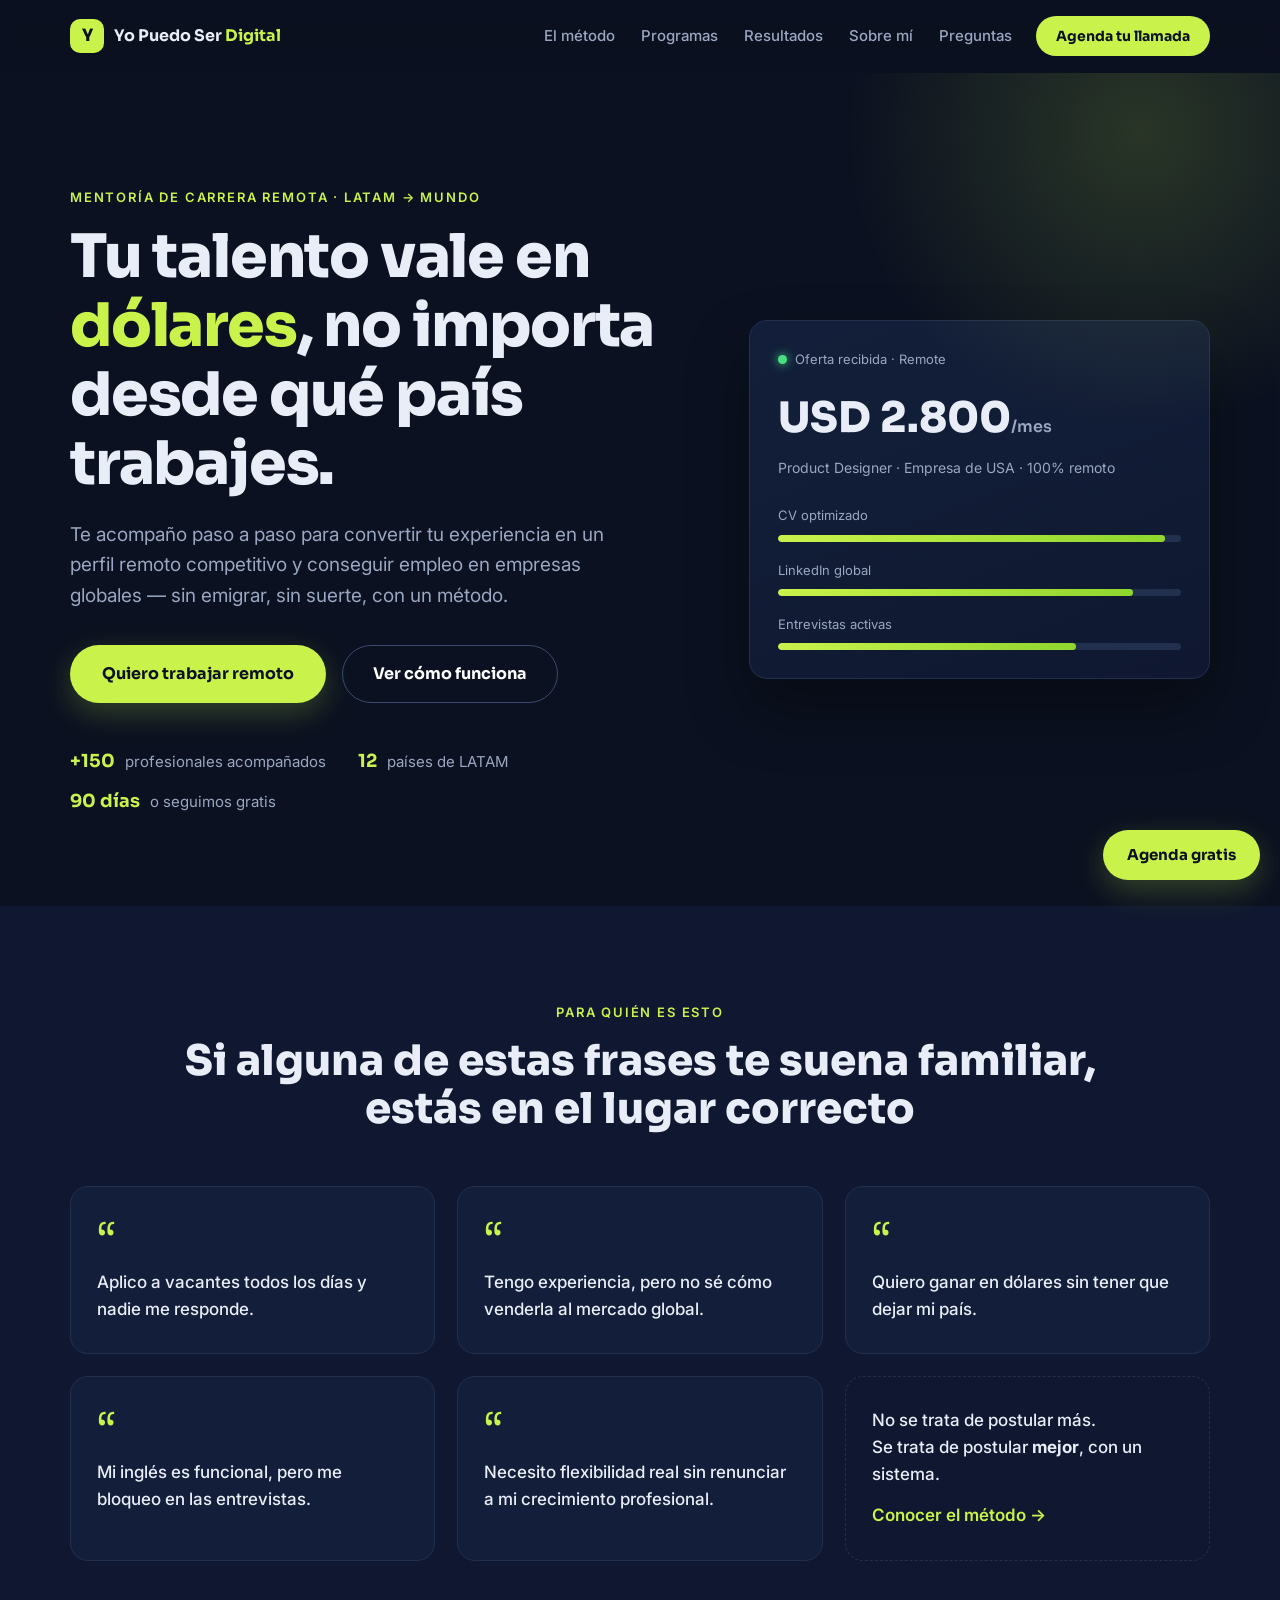
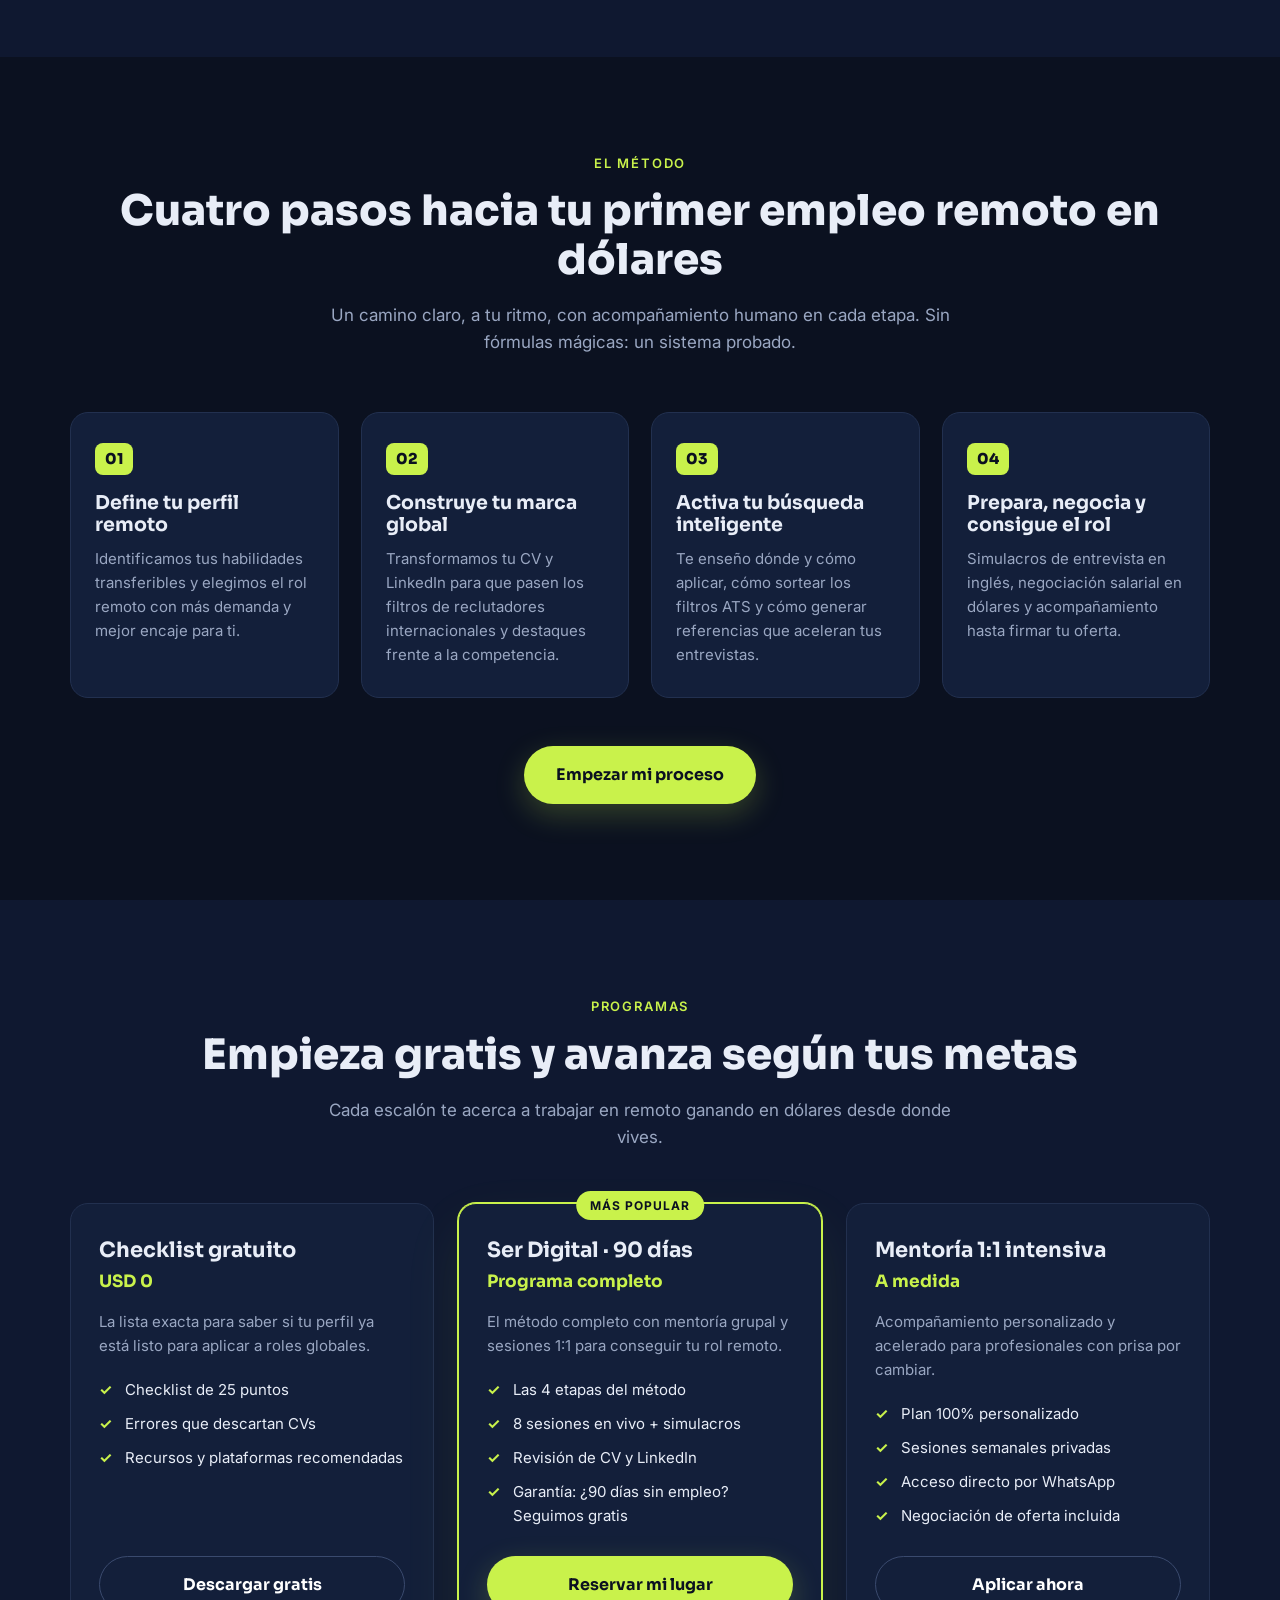
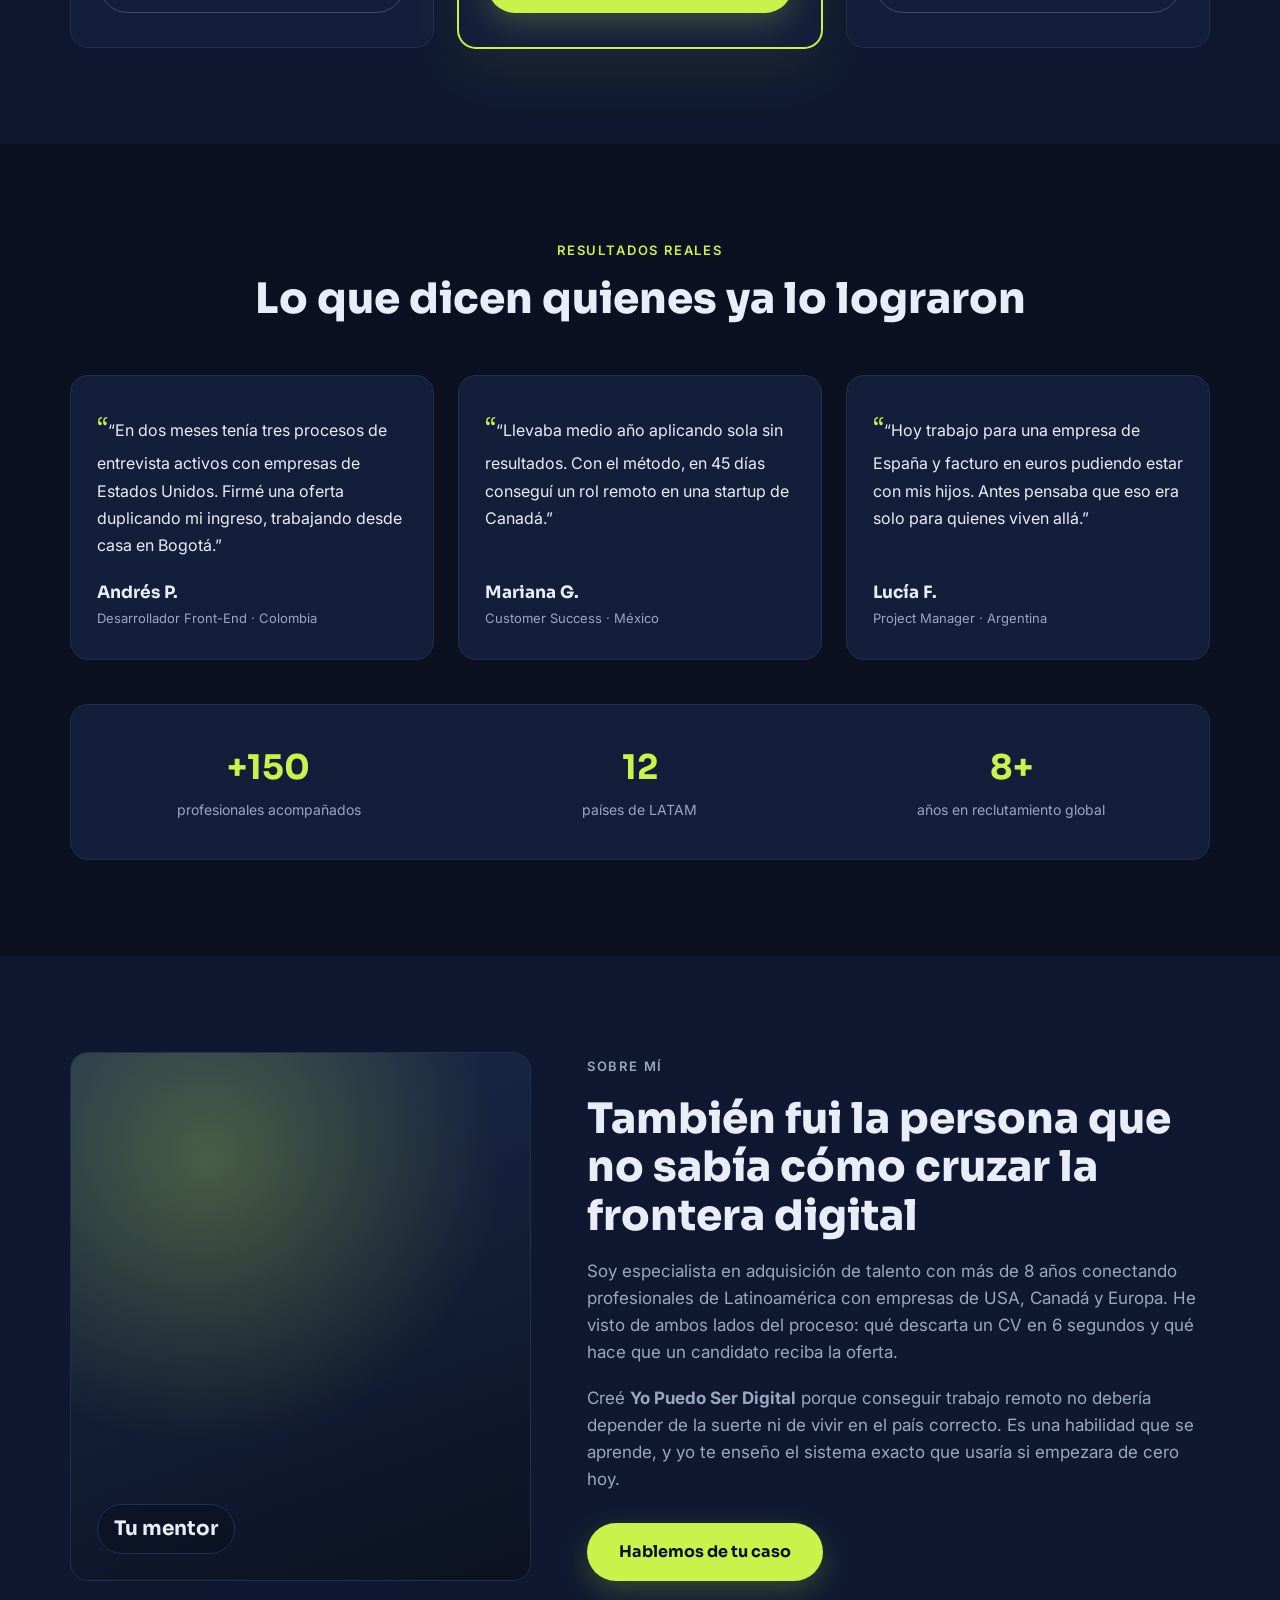
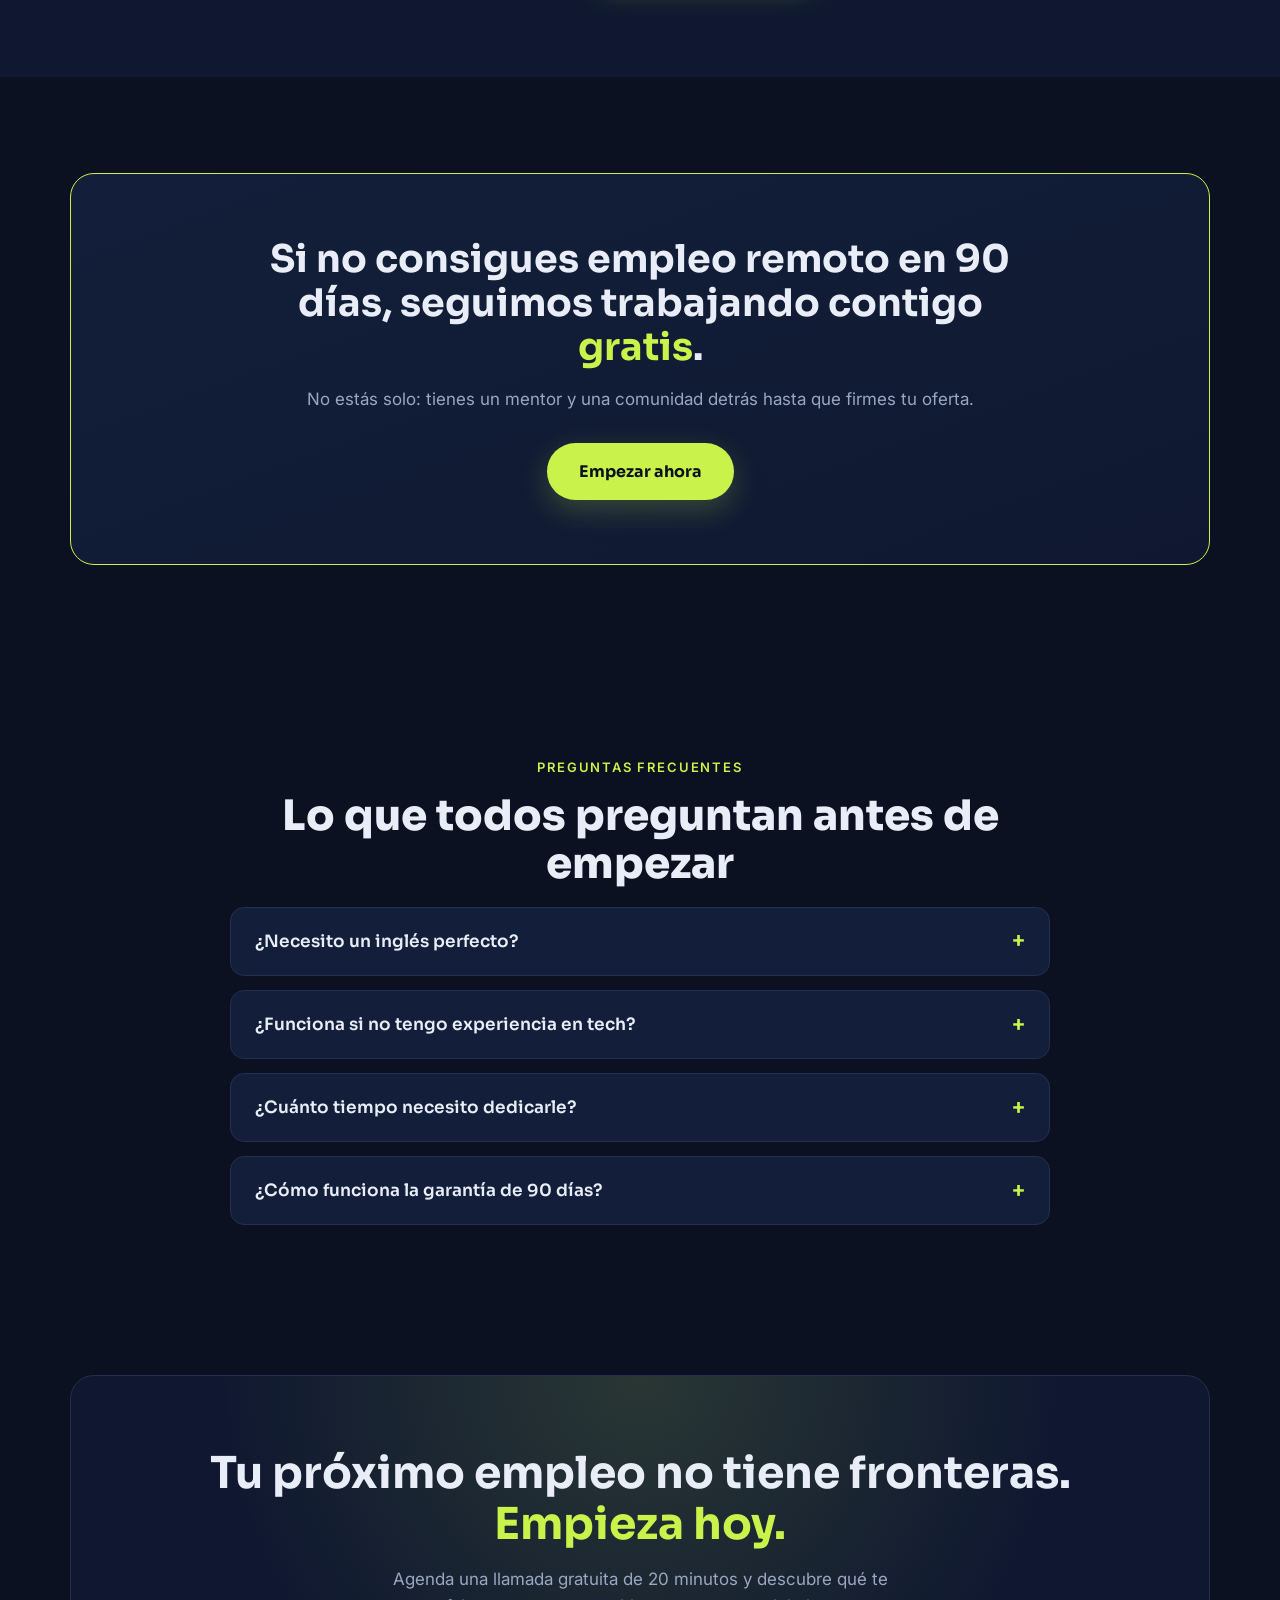
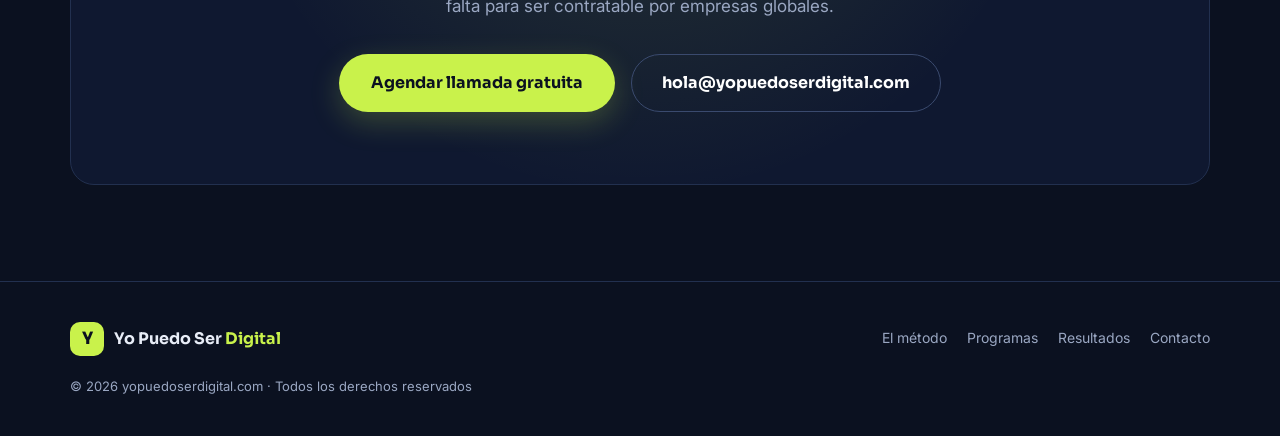
<file: index.html>
<!DOCTYPE html>
<html lang="es">
<head>
  <meta charset="UTF-8" />
  <meta name="viewport" content="width=device-width, initial-scale=1.0" />
  <title>Yo Puedo Ser Digital · Empleo remoto en dólares desde LATAM</title>
  <meta name="description" content="Ayudo a profesionales latinoamericanos a conseguir empleo remoto en empresas globales que pagan en dólares — sin emigrar, desde tu país." />
  <meta property="og:title" content="Yo Puedo Ser Digital · Tu carrera no tiene fronteras" />
  <meta property="og:description" content="Convierte tu experiencia en un perfil remoto global. Método probado, acompañamiento real, resultados en dólares." />
  <meta property="og:url" content="https://yopuedoserdigital.com/" />
  <meta property="og:type" content="website" />
  <link rel="icon" href="data:image/svg+xml,<svg xmlns='http://www.w3.org/2000/svg' viewBox='0 0 100 100'><rect width='100' height='100' rx='22' fill='%230b1120'/><text x='50' y='68' font-size='52' text-anchor='middle' fill='%23c9f24b' font-family='Arial' font-weight='bold'>Y</text></svg>" />
  <link rel="preconnect" href="https://fonts.googleapis.com" />
  <link rel="preconnect" href="https://fonts.gstatic.com" crossorigin />
  <link href="https://fonts.googleapis.com/css2?family=Sora:wght@400;600;700;800&family=Inter:wght@400;500;600&display=swap" rel="stylesheet" />
  <link rel="stylesheet" href="assets/css/styles.css" />
  <link rel="stylesheet" href="assets/css/cta-kit.css" />
</head>
<body>

  <!-- ===== Header ===== -->
  <header class="site-header" id="top">
    <div class="container header-inner">
      <a class="brand" href="#top">
        <span class="brand-mark">Y</span>
        <span class="brand-name">Yo Puedo Ser <em>Digital</em></span>
      </a>
      <nav class="main-nav" id="main-nav" aria-label="Navegación principal">
        <a href="#metodo">El método</a>
        <a href="#programas">Programas</a>
        <a href="#resultados">Resultados</a>
        <a href="#sobre-mi">Sobre mí</a>
        <a href="#faq">Preguntas</a>
      </nav>
      <a class="cta-header" href="#contacto">Agenda tu llamada</a>
      <button class="nav-toggle" id="nav-toggle" aria-label="Abrir menú" aria-expanded="false">
        <span></span><span></span><span></span>
      </button>
    </div>
  </header>

  <main>
    <!-- ===== Hero ===== -->
    <section class="hero">
      <div class="hero-glow" aria-hidden="true"></div>
      <div class="container hero-grid">
        <div class="hero-copy">
          <p class="eyebrow reveal">Mentoría de carrera remota · LATAM → Mundo</p>
          <h1 class="reveal">Tu talento vale en <span class="highlight">dólares</span>, no importa desde qué país trabajes.</h1>
          <p class="hero-sub reveal">Te acompaño paso a paso para convertir tu experiencia en un perfil remoto competitivo y conseguir empleo en empresas globales — sin emigrar, sin suerte, con un método.</p>
          <div class="cta-group reveal">
            <a class="cta-primary" href="#contacto">Quiero trabajar remoto</a>
            <a class="cta-secondary" href="#metodo">Ver cómo funciona</a>
          </div>
          <ul class="hero-proof reveal">
            <li><strong>+150</strong> profesionales acompañados</li>
            <li><strong>12</strong> países de LATAM</li>
            <li><strong>90 días</strong> o seguimos gratis</li>
          </ul>
        </div>
        <div class="hero-card reveal" aria-hidden="true">
          <div class="hero-card-inner">
            <div class="hc-row"><span class="hc-dot green"></span> Oferta recibida · Remote</div>
            <div class="hc-salary">USD 2.800<span>/mes</span></div>
            <div class="hc-meta">Product Designer · Empresa de USA · 100% remoto</div>
            <div class="hc-bars">
              <div class="hc-bar"><span>CV optimizado</span><i style="--w:96%"></i></div>
              <div class="hc-bar"><span>LinkedIn global</span><i style="--w:88%"></i></div>
              <div class="hc-bar"><span>Entrevistas activas</span><i style="--w:74%"></i></div>
            </div>
          </div>
        </div>
      </div>
    </section>

    <!-- ===== Pain points ===== -->
    <section class="section pain" id="dolor">
      <div class="container">
        <p class="eyebrow center reveal">Para quién es esto</p>
        <h2 class="section-title center reveal">Si alguna de estas frases te suena familiar,<br class="desktop-only" /> estás en el lugar correcto</h2>
        <div class="pain-grid">
          <article class="pain-card reveal">
            <span class="quote-mark">“</span>
            <p>Aplico a vacantes todos los días y nadie me responde.</p>
          </article>
          <article class="pain-card reveal">
            <span class="quote-mark">“</span>
            <p>Tengo experiencia, pero no sé cómo venderla al mercado global.</p>
          </article>
          <article class="pain-card reveal">
            <span class="quote-mark">“</span>
            <p>Quiero ganar en dólares sin tener que dejar mi país.</p>
          </article>
          <article class="pain-card reveal">
            <span class="quote-mark">“</span>
            <p>Mi inglés es funcional, pero me bloqueo en las entrevistas.</p>
          </article>
          <article class="pain-card reveal">
            <span class="quote-mark">“</span>
            <p>Necesito flexibilidad real sin renunciar a mi crecimiento profesional.</p>
          </article>
          <article class="pain-card pain-cta reveal">
            <p>No se trata de postular más.<br />Se trata de postular <strong>mejor</strong>, con un sistema.</p>
            <a class="cta-link" href="#metodo">Conocer el método →</a>
          </article>
        </div>
      </div>
    </section>

    <!-- ===== Método ===== -->
    <section class="section method" id="metodo">
      <div class="container">
        <p class="eyebrow center reveal">El método</p>
        <h2 class="section-title center reveal">Cuatro pasos hacia tu primer empleo remoto en dólares</h2>
        <p class="section-sub center reveal">Un camino claro, a tu ritmo, con acompañamiento humano en cada etapa. Sin fórmulas mágicas: un sistema probado.</p>
        <ol class="steps">
          <li class="step reveal">
            <span class="step-num">01</span>
            <h3>Define tu perfil remoto</h3>
            <p>Identificamos tus habilidades transferibles y elegimos el rol remoto con más demanda y mejor encaje para ti.</p>
          </li>
          <li class="step reveal">
            <span class="step-num">02</span>
            <h3>Construye tu marca global</h3>
            <p>Transformamos tu CV y LinkedIn para que pasen los filtros de reclutadores internacionales y destaques frente a la competencia.</p>
          </li>
          <li class="step reveal">
            <span class="step-num">03</span>
            <h3>Activa tu búsqueda inteligente</h3>
            <p>Te enseño dónde y cómo aplicar, cómo sortear los filtros ATS y cómo generar referencias que aceleran tus entrevistas.</p>
          </li>
          <li class="step reveal">
            <span class="step-num">04</span>
            <h3>Prepara, negocia y consigue el rol</h3>
            <p>Simulacros de entrevista en inglés, negociación salarial en dólares y acompañamiento hasta firmar tu oferta.</p>
          </li>
        </ol>
        <div class="center reveal">
          <a class="cta-primary" href="#contacto">Empezar mi proceso</a>
        </div>
      </div>
    </section>

    <!-- ===== Programas ===== -->
    <section class="section programs" id="programas">
      <div class="container">
        <p class="eyebrow center reveal">Programas</p>
        <h2 class="section-title center reveal">Empieza gratis y avanza según tus metas</h2>
        <p class="section-sub center reveal">Cada escalón te acerca a trabajar en remoto ganando en dólares desde donde vives.</p>
        <div class="program-grid">
          <article class="program-card reveal">
            <h3>Checklist gratuito</h3>
            <p class="program-price">USD 0</p>
            <p class="program-desc">La lista exacta para saber si tu perfil ya está listo para aplicar a roles globales.</p>
            <ul>
              <li>Checklist de 25 puntos</li>
              <li>Errores que descartan CVs</li>
              <li>Recursos y plataformas recomendadas</li>
            </ul>
            <a class="cta-secondary" href="#contacto">Descargar gratis</a>
          </article>
          <article class="program-card featured reveal">
            <p class="badge">Más popular</p>
            <h3>Ser Digital · 90 días</h3>
            <p class="program-price">Programa completo</p>
            <p class="program-desc">El método completo con mentoría grupal y sesiones 1:1 para conseguir tu rol remoto.</p>
            <ul>
              <li>Las 4 etapas del método</li>
              <li>8 sesiones en vivo + simulacros</li>
              <li>Revisión de CV y LinkedIn</li>
              <li>Garantía: ¿90 días sin empleo? Seguimos gratis</li>
            </ul>
            <a class="cta-primary" href="#contacto">Reservar mi lugar</a>
          </article>
          <article class="program-card reveal">
            <h3>Mentoría 1:1 intensiva</h3>
            <p class="program-price">A medida</p>
            <p class="program-desc">Acompañamiento personalizado y acelerado para profesionales con prisa por cambiar.</p>
            <ul>
              <li>Plan 100% personalizado</li>
              <li>Sesiones semanales privadas</li>
              <li>Acceso directo por WhatsApp</li>
              <li>Negociación de oferta incluida</li>
            </ul>
            <a class="cta-secondary" href="#contacto">Aplicar ahora</a>
          </article>
        </div>
      </div>
    </section>

    <!-- ===== Resultados / Testimonios ===== -->
    <section class="section results" id="resultados">
      <div class="container">
        <p class="eyebrow center reveal">Resultados reales</p>
        <h2 class="section-title center reveal">Lo que dicen quienes ya lo lograron</h2>
        <div class="testimonial-grid">
          <figure class="testimonial reveal">
            <blockquote>“En dos meses tenía tres procesos de entrevista activos con empresas de Estados Unidos. Firmé una oferta duplicando mi ingreso, trabajando desde casa en Bogotá.”</blockquote>
            <figcaption><strong>Andrés P.</strong><span>Desarrollador Front-End · Colombia</span></figcaption>
          </figure>
          <figure class="testimonial reveal">
            <blockquote>“Llevaba medio año aplicando sola sin resultados. Con el método, en 45 días conseguí un rol remoto en una startup de Canadá.”</blockquote>
            <figcaption><strong>Mariana G.</strong><span>Customer Success · México</span></figcaption>
          </figure>
          <figure class="testimonial reveal">
            <blockquote>“Hoy trabajo para una empresa de España y facturo en euros pudiendo estar con mis hijos. Antes pensaba que eso era solo para quienes viven allá.”</blockquote>
            <figcaption><strong>Lucía F.</strong><span>Project Manager · Argentina</span></figcaption>
          </figure>
        </div>
        <div class="stats-strip reveal">
          <div><strong>+150</strong><span>profesionales acompañados</span></div>
          <div><strong>12</strong><span>países de LATAM</span></div>
          <div><strong>8+</strong><span>años en reclutamiento global</span></div>
        </div>
      </div>
    </section>

    <!-- ===== Sobre mí ===== -->
    <section class="section about" id="sobre-mi">
      <div class="container about-grid">
        <div class="about-photo reveal" aria-hidden="true">
          <div class="about-photo-inner">
            <span>Tu mentor</span>
          </div>
        </div>
        <div class="about-copy">
          <p class="eyebrow reveal">Sobre mí</p>
          <h2 class="section-title reveal">También fui la persona que no sabía cómo cruzar la frontera digital</h2>
          <p class="reveal">Soy especialista en adquisición de talento con más de 8 años conectando profesionales de Latinoamérica con empresas de USA, Canadá y Europa. He visto de ambos lados del proceso: qué descarta un CV en 6 segundos y qué hace que un candidato reciba la oferta.</p>
          <p class="reveal">Creé <strong>Yo Puedo Ser Digital</strong> porque conseguir trabajo remoto no debería depender de la suerte ni de vivir en el país correcto. Es una habilidad que se aprende, y yo te enseño el sistema exacto que usaría si empezara de cero hoy.</p>
          <a class="cta-primary reveal" href="#contacto">Hablemos de tu caso</a>
        </div>
      </div>
    </section>

    <!-- ===== Garantía ===== -->
    <section class="section guarantee">
      <div class="container guarantee-box reveal">
        <h2>Si no consigues empleo remoto en 90 días, seguimos trabajando contigo <span class="highlight">gratis</span>.</h2>
        <p>No estás solo: tienes un mentor y una comunidad detrás hasta que firmes tu oferta.</p>
        <a class="cta-primary" href="#contacto">Empezar ahora</a>
      </div>
    </section>

    <!-- ===== FAQ ===== -->
    <section class="section faq" id="faq">
      <div class="container narrow">
        <p class="eyebrow center reveal">Preguntas frecuentes</p>
        <h2 class="section-title center reveal">Lo que todos preguntan antes de empezar</h2>
        <details class="reveal">
          <summary>¿Necesito un inglés perfecto?</summary>
          <p>No. Necesitas un inglés funcional para entrevistas y trabajo diario. Te preparamos con simulacros reales para que ganes confianza y fluidez profesional.</p>
        </details>
        <details class="reveal">
          <summary>¿Funciona si no tengo experiencia en tech?</summary>
          <p>Sí. Gran parte de los roles remotos globales son operativos, de soporte, ventas, marketing, diseño, gestión de proyectos y más. Lo importante es saber transferir tu experiencia.</p>
        </details>
        <details class="reveal">
          <summary>¿Cuánto tiempo necesito dedicarle?</summary>
          <p>Entre 5 y 8 horas semanales es suficiente si sigues el sistema. El programa está diseñado para personas que trabajan o estudian mientras buscan.</p>
        </details>
        <details class="reveal">
          <summary>¿Cómo funciona la garantía de 90 días?</summary>
          <p>Siguiendo el método completo y sin resultado en 90 días, continuamos el acompañamiento sin costo adicional hasta que consigas tu rol remoto.</p>
        </details>
      </div>
    </section>

    <!-- ===== CTA final / Contacto ===== -->
    <section class="section final-cta" id="contacto">
      <div class="container">
        <div class="final-cta-box reveal">
          <h2>Tu próximo empleo no tiene fronteras.<br /><span class="highlight">Empieza hoy.</span></h2>
          <p>Agenda una llamada gratuita de 20 minutos y descubre qué te falta para ser contratable por empresas globales.</p>
          <div class="cta-group center-group">
            <a class="cta-primary" href="https://wa.me/000000000000?text=Hola%2C%20quiero%20trabajar%20remoto%20en%20d%C3%B3lares" target="_blank" rel="noopener">Agendar llamada gratuita</a>
            <a class="cta-secondary" href="mailto:hola@yopuedoserdigital.com">hola@yopuedoserdigital.com</a>
          </div>
        </div>
      </div>
    </section>
  </main>

  <!-- ===== Footer ===== -->
  <footer class="site-footer">
    <div class="container footer-inner">
      <a class="brand" href="#top">
        <span class="brand-mark">Y</span>
        <span class="brand-name">Yo Puedo Ser <em>Digital</em></span>
      </a>
      <nav aria-label="Navegación del pie">
        <a href="#metodo">El método</a>
        <a href="#programas">Programas</a>
        <a href="#resultados">Resultados</a>
        <a href="#contacto">Contacto</a>
      </nav>
      <p class="copyright">© <span id="year"></span> yopuedoserdigital.com · Todos los derechos reservados</p>
    </div>
  </footer>

  <a class="cta-primary cta-floating" href="#contacto">Agenda gratis</a>

  <script src="assets/js/main.js"></script>
</body>
</html>
</file>
<file: assets/css/styles.css>
/* ============================================================
   Yo Puedo Ser Digital — main styles
   Dark, modern, conversion-focused landing page
   ============================================================ */

:root {
  --bg: #0b1120;
  --bg-soft: #0f1830;
  --card: #131f3a;
  --card-border: #22304f;
  --text: #e8edf7;
  --text-muted: #9aa7c2;
  --accent: #c9f24b;
  --accent-ink: #0b1120;
  --radius: 18px;
  --font-display: "Sora", sans-serif;
  --font-body: "Inter", sans-serif;
}

* { margin: 0; padding: 0; box-sizing: border-box; }

html { scroll-behavior: smooth; }

body {
  background: var(--bg);
  color: var(--text);
  font-family: var(--font-body);
  font-size: 17px;
  line-height: 1.6;
  -webkit-font-smoothing: antialiased;
  overflow-x: hidden;
}

h1, h2, h3 { font-family: var(--font-display); line-height: 1.15; }

a { color: inherit; }

.container { width: min(1140px, 92%); margin-inline: auto; }
.container.narrow { width: min(820px, 92%); }

.highlight { color: var(--accent); }

.center { text-align: center; }
.center-group { justify-content: center; }
.desktop-only { display: none; }
@media (min-width: 860px) { .desktop-only { display: inline; } }

/* ---------- Eyebrow / titles ---------- */
.eyebrow {
  display: inline-block;
  font-size: 13px;
  font-weight: 600;
  letter-spacing: 0.14em;
  text-transform: uppercase;
  color: var(--accent);
  margin-bottom: 14px;
}
.eyebrow.center { display: block; text-align: center; }

.section { padding: 96px 0; }
.section-title { font-size: clamp(28px, 4vw, 42px); font-weight: 800; margin-bottom: 18px; }
.section-title.center { text-align: center; }
.section-sub { color: var(--text-muted); max-width: 640px; margin: 0 auto 48px; }
.section-sub.center { text-align: center; }

/* ---------- Header ---------- */
.site-header {
  position: sticky;
  top: 0;
  z-index: 100;
  background: rgba(11, 17, 32, 0.82);
  backdrop-filter: blur(12px);
  border-bottom: 1px solid transparent;
  transition: border-color 0.25s ease;
}
.site-header.scrolled { border-color: var(--card-border); }

.header-inner {
  display: flex;
  align-items: center;
  gap: 24px;
  height: 72px;
}

.brand {
  display: flex;
  align-items: center;
  gap: 10px;
  text-decoration: none;
  font-family: var(--font-display);
  font-weight: 700;
}
.brand-mark {
  display: grid;
  place-items: center;
  width: 34px;
  height: 34px;
  border-radius: 10px;
  background: var(--accent);
  color: var(--accent-ink);
  font-weight: 800;
}
.brand-name { font-size: 16px; white-space: nowrap; }
.brand-name em { font-style: normal; color: var(--accent); }

.main-nav { display: flex; gap: 26px; margin-left: auto; }
.main-nav a {
  text-decoration: none;
  color: var(--text-muted);
  font-size: 15px;
  font-weight: 500;
  transition: color 0.2s;
}
.main-nav a:hover { color: var(--text); }

.nav-toggle {
  display: none;
  flex-direction: column;
  gap: 5px;
  background: none;
  border: 0;
  cursor: pointer;
  padding: 8px;
}
.nav-toggle span {
  width: 22px;
  height: 2px;
  background: var(--text);
  border-radius: 2px;
  transition: transform 0.25s, opacity 0.25s;
}
.nav-toggle.open span:nth-child(1) { transform: translateY(7px) rotate(45deg); }
.nav-toggle.open span:nth-child(2) { opacity: 0; }
.nav-toggle.open span:nth-child(3) { transform: translateY(-7px) rotate(-45deg); }

@media (max-width: 900px) {
  .nav-toggle { display: flex; }
  .main-nav {
    position: fixed;
    inset: 72px 0 auto 0;
    flex-direction: column;
    gap: 0;
    background: var(--bg-soft);
    border-bottom: 1px solid var(--card-border);
    padding: 12px 4%;
    transform: translateY(-130%);
    transition: transform 0.3s ease;
    margin-left: 0;
  }
  .main-nav.open { transform: translateY(0); }
  .main-nav a { padding: 14px 0; border-bottom: 1px solid var(--card-border); }
  .main-nav a:last-child { border-bottom: 0; }
  .header-inner .cta-header { margin-left: auto; }
  .nav-toggle { order: 3; }
}

/* ---------- Hero ---------- */
.hero { position: relative; padding: 110px 0 90px; overflow: hidden; }
.hero-glow {
  position: absolute;
  top: -260px;
  right: -180px;
  width: 640px;
  height: 640px;
  border-radius: 50%;
  background: radial-gradient(circle, rgba(201, 242, 75, 0.16), transparent 65%);
  pointer-events: none;
}

.hero-grid {
  display: grid;
  grid-template-columns: 1.15fr 0.85fr;
  gap: 56px;
  align-items: center;
}
@media (max-width: 900px) { .hero-grid { grid-template-columns: 1fr; } }

.hero h1 {
  font-size: clamp(36px, 5.4vw, 60px);
  font-weight: 800;
  margin-bottom: 22px;
  letter-spacing: -0.02em;
}
.hero-sub { color: var(--text-muted); font-size: 19px; max-width: 540px; margin-bottom: 34px; }

.hero-proof {
  display: flex;
  flex-wrap: wrap;
  gap: 12px 32px;
  list-style: none;
  margin-top: 44px;
  color: var(--text-muted);
  font-size: 15px;
}
.hero-proof strong { color: var(--accent); font-family: var(--font-display); font-size: 18px; margin-right: 6px; }

.hero-card-inner {
  background: linear-gradient(160deg, var(--card), var(--bg-soft));
  border: 1px solid var(--card-border);
  border-radius: var(--radius);
  padding: 28px;
  box-shadow: 0 30px 60px rgba(0, 0, 0, 0.35);
}
.hc-row { display: flex; align-items: center; gap: 8px; font-size: 13px; color: var(--text-muted); margin-bottom: 14px; }
.hc-dot { width: 9px; height: 9px; border-radius: 50%; }
.hc-dot.green { background: #4ade80; box-shadow: 0 0 10px #4ade80; }
.hc-salary { font-family: var(--font-display); font-size: 42px; font-weight: 800; }
.hc-salary span { font-size: 16px; color: var(--text-muted); font-weight: 600; }
.hc-meta { color: var(--text-muted); font-size: 14px; margin: 6px 0 22px; }
.hc-bars { display: grid; gap: 14px; }
.hc-bar span { font-size: 13px; color: var(--text-muted); }
.hc-bar i {
  display: block;
  height: 7px;
  margin-top: 6px;
  border-radius: 99px;
  background: var(--card-border);
  position: relative;
  overflow: hidden;
}
.hc-bar i::after {
  content: "";
  position: absolute;
  inset: 0;
  width: var(--w);
  border-radius: 99px;
  background: linear-gradient(90deg, var(--accent), #8fd62e);
}

/* ---------- Pain points ---------- */
.pain { background: var(--bg-soft); }
.pain-grid {
  display: grid;
  grid-template-columns: repeat(3, 1fr);
  gap: 22px;
  margin-top: 52px;
}
@media (max-width: 900px) { .pain-grid { grid-template-columns: repeat(2, 1fr); } }
@media (max-width: 620px) { .pain-grid { grid-template-columns: 1fr; } }

.pain-card {
  position: relative;
  background: var(--card);
  border: 1px solid var(--card-border);
  border-radius: var(--radius);
  padding: 30px 26px;
  transition: transform 0.25s ease, border-color 0.25s ease;
}
.pain-card:hover { transform: translateY(-4px); border-color: var(--accent); }
.quote-mark {
  display: block;
  font-family: var(--font-display);
  font-size: 44px;
  line-height: 1;
  color: var(--accent);
  margin-bottom: 8px;
}
.pain-card p { font-size: 17px; font-weight: 500; }
.pain-cta { display: flex; flex-direction: column; justify-content: center; gap: 14px; background: transparent; border-style: dashed; }
.pain-cta:hover { border-color: var(--accent); }

/* ---------- Method ---------- */
.steps {
  display: grid;
  grid-template-columns: repeat(4, 1fr);
  gap: 22px;
  list-style: none;
  counter-reset: step;
  margin: 56px 0 48px;
}
@media (max-width: 1000px) { .steps { grid-template-columns: repeat(2, 1fr); } }
@media (max-width: 620px) { .steps { grid-template-columns: 1fr; } }

.step {
  background: var(--card);
  border: 1px solid var(--card-border);
  border-radius: var(--radius);
  padding: 30px 24px;
  position: relative;
}
.step-num {
  display: inline-block;
  font-family: var(--font-display);
  font-weight: 800;
  font-size: 15px;
  color: var(--accent-ink);
  background: var(--accent);
  border-radius: 8px;
  padding: 4px 10px;
  margin-bottom: 18px;
}
.step h3 { font-size: 19px; margin-bottom: 10px; }
.step p { color: var(--text-muted); font-size: 15px; }

/* ---------- Programs ---------- */
.programs { background: var(--bg-soft); }
.program-grid {
  display: grid;
  grid-template-columns: repeat(3, 1fr);
  gap: 24px;
  align-items: stretch;
  margin-top: 52px;
}
@media (max-width: 900px) { .program-grid { grid-template-columns: 1fr; max-width: 460px; margin-inline: auto; } }

.program-card {
  position: relative;
  display: flex;
  flex-direction: column;
  background: var(--card);
  border: 1px solid var(--card-border);
  border-radius: var(--radius);
  padding: 34px 28px;
  transition: transform 0.25s ease, border-color 0.25s ease;
}
.program-card:hover { transform: translateY(-4px); }
.program-card.featured { border-color: var(--accent); box-shadow: 0 0 0 1px var(--accent), 0 24px 60px rgba(201, 242, 75, 0.08); }
.badge {
  position: absolute;
  top: -13px;
  left: 50%;
  transform: translateX(-50%);
  background: var(--accent);
  color: var(--accent-ink);
  font-size: 12px;
  font-weight: 700;
  letter-spacing: 0.08em;
  text-transform: uppercase;
  padding: 5px 14px;
  border-radius: 99px;
}
.program-card h3 { font-size: 21px; margin-bottom: 6px; }
.program-price { font-family: var(--font-display); color: var(--accent); font-weight: 700; margin-bottom: 14px; }
.program-desc { color: var(--text-muted); font-size: 15px; margin-bottom: 20px; }
.program-card ul { list-style: none; display: grid; gap: 10px; margin-bottom: 28px; font-size: 15px; }
.program-card li { padding-left: 26px; position: relative; }
.program-card li::before {
  content: "✓";
  position: absolute;
  left: 0;
  color: var(--accent);
  font-weight: 700;
}
.program-card .cta-primary, .program-card .cta-secondary { margin-top: auto; text-align: center; }

/* ---------- Results ---------- */
.testimonial-grid {
  display: grid;
  grid-template-columns: repeat(3, 1fr);
  gap: 24px;
  margin: 52px 0 44px;
}
@media (max-width: 900px) { .testimonial-grid { grid-template-columns: 1fr; } }

.testimonial {
  background: var(--card);
  border: 1px solid var(--card-border);
  border-radius: var(--radius);
  padding: 30px 26px;
  display: flex;
  flex-direction: column;
  gap: 20px;
}
.testimonial blockquote { font-size: 16px; line-height: 1.7; }
.testimonial blockquote::before { content: "“"; color: var(--accent); font-size: 26px; font-family: var(--font-display); }
.testimonial figcaption { display: grid; gap: 2px; margin-top: auto; }
.testimonial figcaption strong { font-family: var(--font-display); }
.testimonial figcaption span { color: var(--text-muted); font-size: 13px; }

.stats-strip {
  display: grid;
  grid-template-columns: repeat(3, 1fr);
  gap: 24px;
  text-align: center;
  background: var(--card);
  border: 1px solid var(--card-border);
  border-radius: var(--radius);
  padding: 36px 24px;
}
.stats-strip strong { display: block; font-family: var(--font-display); font-size: 34px; color: var(--accent); }
.stats-strip span { color: var(--text-muted); font-size: 14px; }
@media (max-width: 620px) { .stats-strip { grid-template-columns: 1fr; } }

/* ---------- About ---------- */
.about { background: var(--bg-soft); }
.about-grid {
  display: grid;
  grid-template-columns: 0.85fr 1.15fr;
  gap: 56px;
  align-items: center;
}
@media (max-width: 900px) { .about-grid { grid-template-columns: 1fr; } }

.about-photo-inner {
  aspect-ratio: 4 / 4.6;
  border-radius: var(--radius);
  background:
    radial-gradient(circle at 30% 20%, rgba(201, 242, 75, 0.28), transparent 55%),
    linear-gradient(160deg, #1a2a4d, var(--bg));
  border: 1px solid var(--card-border);
  display: flex;
  align-items: flex-end;
  padding: 26px;
}
.about-photo-inner span {
  font-family: var(--font-display);
  font-weight: 700;
  font-size: 20px;
  background: rgba(11, 17, 32, 0.6);
  border: 1px solid var(--card-border);
  backdrop-filter: blur(6px);
  padding: 8px 16px;
  border-radius: 99px;
}
.about-copy p { color: var(--text-muted); margin-bottom: 18px; }
.about-copy .section-title { text-align: left; }
.about-copy .cta-primary { margin-top: 12px; display: inline-block; }

/* ---------- Guarantee ---------- */
.guarantee-box {
  text-align: center;
  background: linear-gradient(160deg, var(--card), var(--bg-soft));
  border: 1px solid var(--accent);
  border-radius: calc(var(--radius) + 6px);
  padding: 64px 32px;
}
.guarantee-box h2 { font-size: clamp(26px, 3.6vw, 38px); max-width: 760px; margin: 0 auto 16px; }
.guarantee-box p { color: var(--text-muted); margin-bottom: 30px; }

/* ---------- FAQ ---------- */
.faq details {
  background: var(--card);
  border: 1px solid var(--card-border);
  border-radius: 14px;
  padding: 20px 24px;
  margin-bottom: 14px;
}
.faq summary {
  cursor: pointer;
  font-family: var(--font-display);
  font-weight: 600;
  font-size: 17px;
  list-style: none;
  position: relative;
  padding-right: 34px;
}
.faq summary::after {
  content: "+";
  position: absolute;
  right: 0;
  top: 50%;
  transform: translateY(-50%);
  font-size: 22px;
  color: var(--accent);
  transition: transform 0.2s;
}
.faq details[open] summary::after { transform: translateY(-50%) rotate(45deg); }
.faq details p { color: var(--text-muted); margin-top: 14px; font-size: 15px; }

/* ---------- Final CTA ---------- */
.final-cta { padding-top: 40px; }
.final-cta-box {
  text-align: center;
  background:
    radial-gradient(circle at 50% 0%, rgba(201, 242, 75, 0.14), transparent 60%),
    var(--bg-soft);
  border: 1px solid var(--card-border);
  border-radius: calc(var(--radius) + 6px);
  padding: 72px 32px;
}
.final-cta-box h2 { font-size: clamp(28px, 4vw, 44px); margin-bottom: 16px; }
.final-cta-box p { color: var(--text-muted); max-width: 520px; margin: 0 auto 34px; }

/* ---------- Footer ---------- */
.site-footer { border-top: 1px solid var(--card-border); padding: 40px 0; }
.footer-inner {
  display: flex;
  flex-wrap: wrap;
  align-items: center;
  gap: 20px 40px;
}
.footer-inner nav { display: flex; flex-wrap: wrap; gap: 20px; margin-left: auto; }
.footer-inner nav a { color: var(--text-muted); text-decoration: none; font-size: 14px; }
.footer-inner nav a:hover { color: var(--text); }
.copyright { width: 100%; color: var(--text-muted); font-size: 13px; }

/* ---------- Reveal animation ---------- */
.reveal { opacity: 0; transform: translateY(24px); transition: opacity 0.6s ease, transform 0.6s ease; }
.reveal.visible { opacity: 1; transform: none; }

@media (prefers-reduced-motion: reduce) {
  .reveal { opacity: 1; transform: none; transition: none; }
  html { scroll-behavior: auto; }
}
</file>
<file: assets/css/cta-kit.css>
/* ============================================================
   CTA Kit — Yo Puedo Ser Digital
   Drop-in conversion layer: header pill, primary/secondary
   buttons, card links and floating CTA.
   ============================================================ */

:root {
  --cta-accent: #c9f24b;        /* primary accent */
  --cta-accent-ink: #0b1120;    /* text on accent */
  --cta-bg: #0b1120;            /* dark background */
  --cta-text: #ffffff;
  --cta-radius: 999px;
}

.cta-primary,
.cta-secondary,
.cta-header {
  display: inline-flex;
  align-items: center;
  justify-content: center;
  gap: 8px;
  font-family: var(--font-display, "Sora", sans-serif);
  font-weight: 700;
  text-decoration: none;
  cursor: pointer;
  border-radius: var(--cta-radius);
  transition: transform 0.2s ease, box-shadow 0.2s ease, background 0.2s ease, color 0.2s ease;
}

.cta-primary {
  background: var(--cta-accent);
  color: var(--cta-accent-ink);
  padding: 16px 32px;
  font-size: 16px;
  box-shadow: 0 10px 30px rgba(201, 242, 75, 0.22);
}
.cta-primary:hover {
  transform: translateY(-2px);
  box-shadow: 0 14px 36px rgba(201, 242, 75, 0.32);
}

.cta-secondary {
  background: transparent;
  color: var(--cta-text);
  padding: 15px 30px;
  font-size: 16px;
  border: 1.5px solid #3a4a6e;
}
.cta-secondary:hover {
  border-color: var(--cta-accent);
  color: var(--cta-accent);
  transform: translateY(-2px);
}

.cta-header {
  background: var(--cta-accent);
  color: var(--cta-accent-ink);
  padding: 9px 20px;
  font-size: 14px;
  white-space: nowrap;
}
.cta-header:hover { transform: translateY(-1px); box-shadow: 0 6px 18px rgba(201, 242, 75, 0.25); }

.cta-link {
  display: inline-flex;
  align-items: center;
  gap: 6px;
  color: var(--cta-accent);
  font-weight: 600;
  text-decoration: none;
}
.cta-link:hover { text-decoration: underline; }

.cta-group {
  display: flex;
  flex-wrap: wrap;
  gap: 16px;
  align-items: center;
}

.cta-floating {
  position: fixed;
  bottom: 1.25rem;
  right: 1.25rem;
  z-index: 9999;
  padding: 13px 24px;
  font-size: 15px;
}

/* Focus visibility for accessibility */
.cta-primary:focus-visible,
.cta-secondary:focus-visible,
.cta-header:focus-visible,
.cta-link:focus-visible {
  outline: 3px solid rgba(201, 242, 75, 0.6);
  outline-offset: 3px;
}

@media (prefers-reduced-motion: reduce) {
  .cta-primary, .cta-secondary, .cta-header { transition: none; }
  .cta-primary:hover, .cta-secondary:hover, .cta-header:hover { transform: none; }
}

@media (max-width: 480px) {
  .cta-group { flex-direction: column; align-items: stretch; }
  .cta-group .cta-primary, .cta-group .cta-secondary { width: 100%; }
}
</file>
